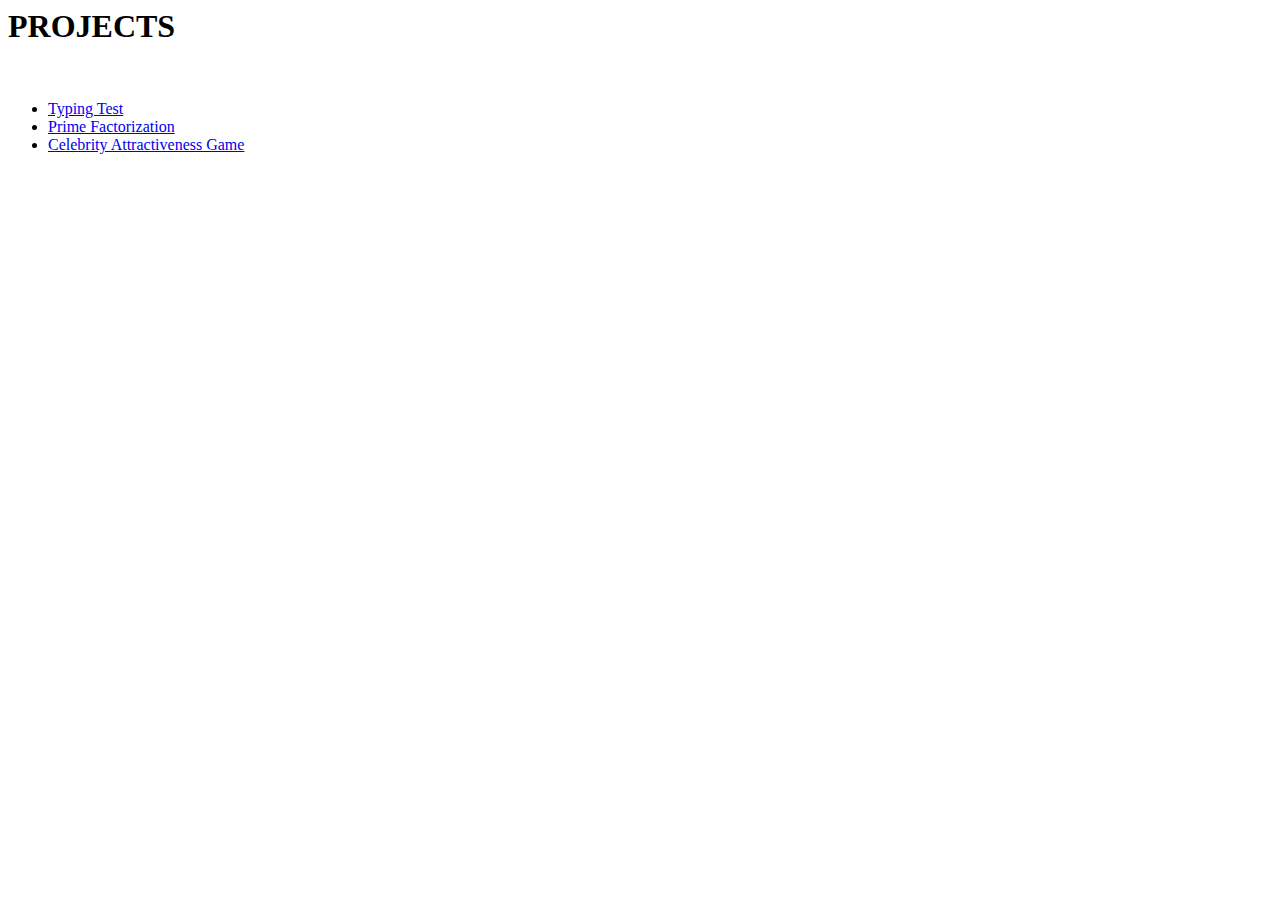
<file: index.html>
<html>
    <head></head>
    <body>
        <h1>PROJECTS</h1>
        <br>
        <ul>
            <li><a href="typing_test/index.html">Typing Test</a></li>
            <li><a href="prime_factorization/index.html">Prime Factorization</a></li>
            <li><a href="game/index.html">Celebrity Attractiveness Game</a></li>
        </ul>
    </body>
</html>
</file>
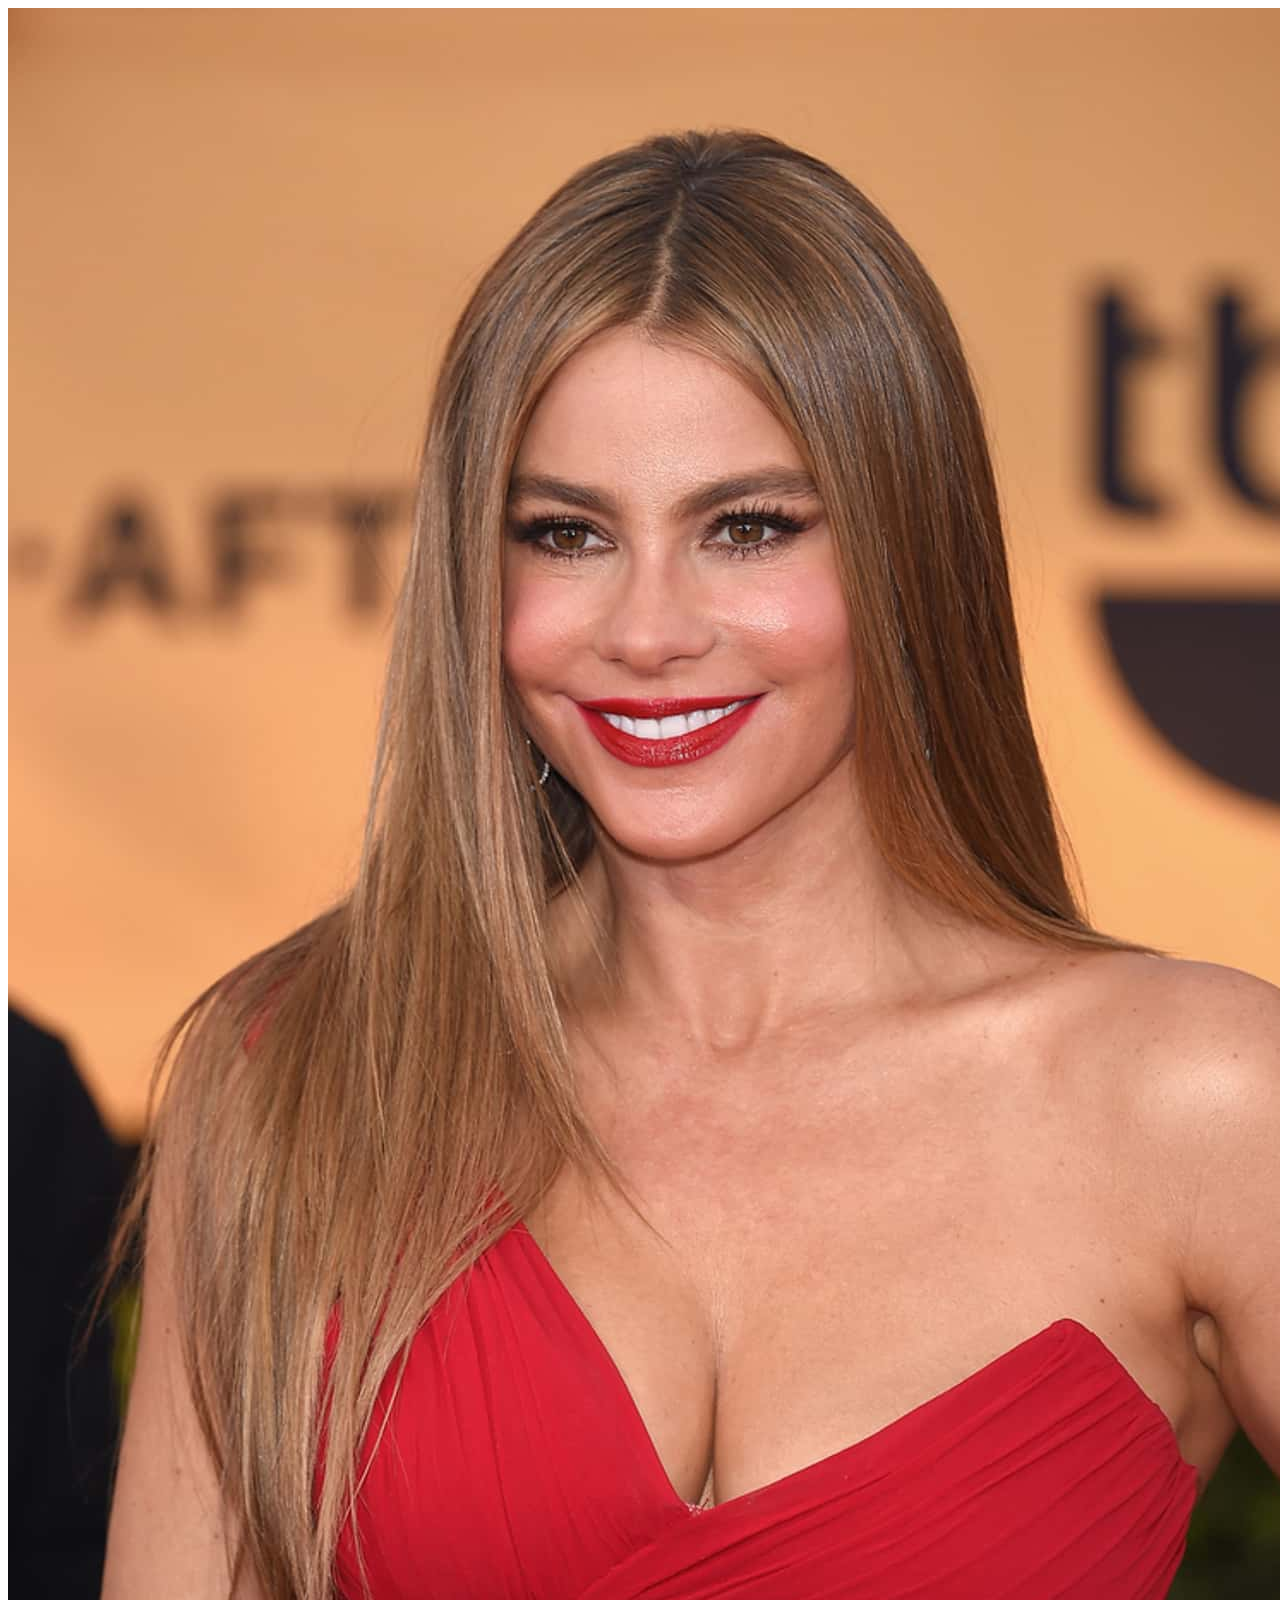
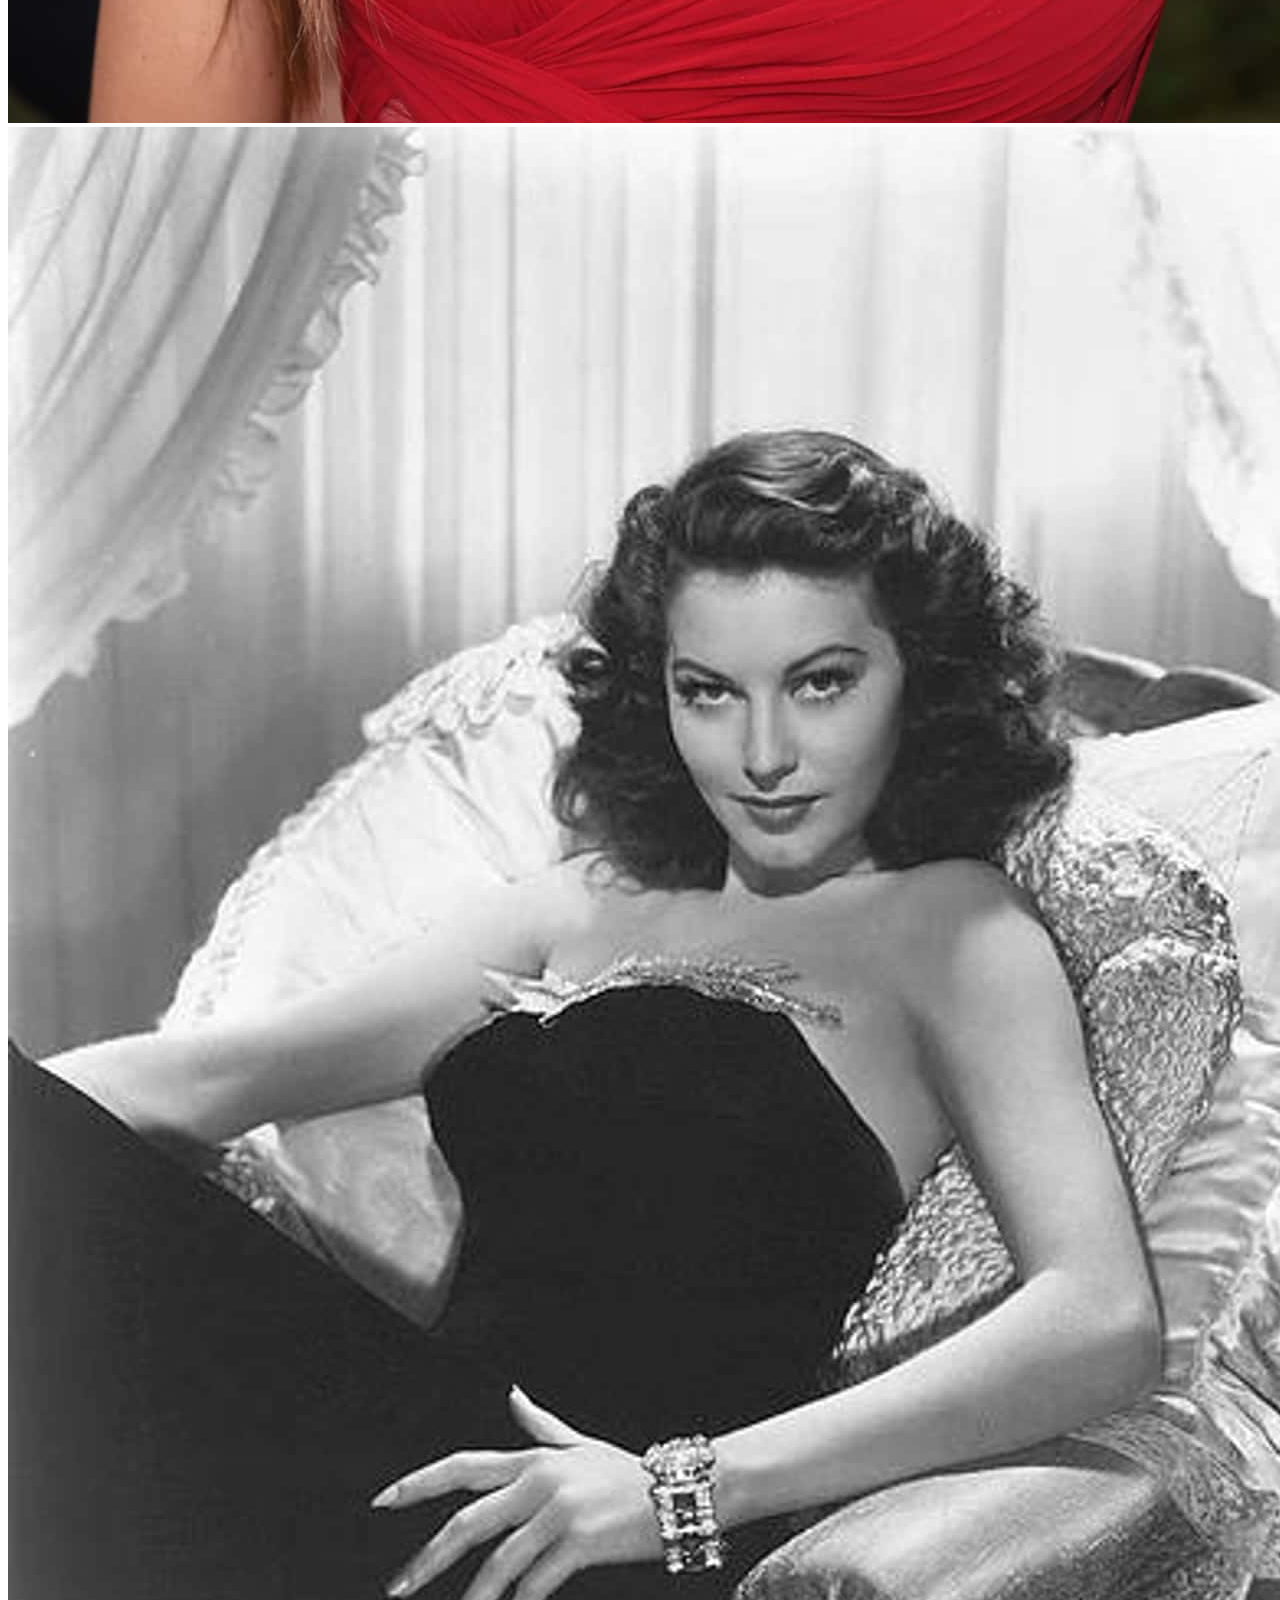
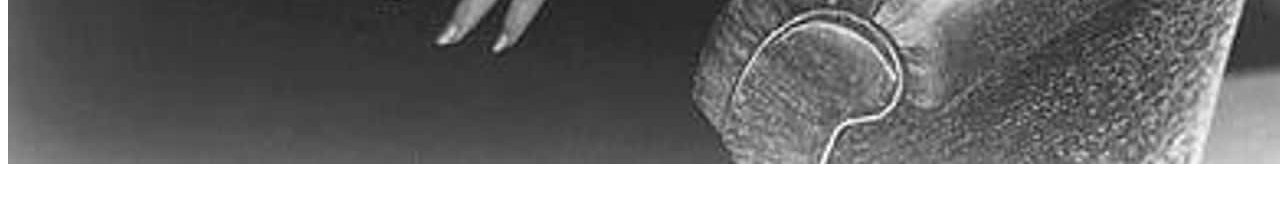
<file: game/index.html>
<!DOCTYPE html>
<html lang="en">
<head>
    <meta charset="UTF-8">
    <meta http-equiv="X-UA-Compatible" content="IE=edge">
    <meta name="viewport" content="width=device-width, initial-scale=1.0">
    <title>Celebrity Game</title>
    <style>
        #pairs, #ranking {
            text-align: center;
        }
        img {
            height: 200px
            width: 100px
        }
    </style>
</head>
<body>
    <div id="pairs">
        <img id="img1" onClick="rank(true);"></img>
        <img id="img2" onClick="rank(false);"></img>
    </div>
    <br>
    <br>
    <div id="ranking">
        
    </div>
</body>
<script>
    var n;
    var i;
    var numPics = 31;
    var rankings = new Array(numPics).fill(1);

    function generatePictures() {
        n = Math.floor(Math.random() * numPics) + 1;
        document.getElementById("img1").setAttribute("src", n + ".jpg")
        i = Math.floor(Math.random() * numPics) + 1;
        while(i == n) {
            i = Math.floor(Math.random() * numPics) + 1;
        }
        document.getElementById("img2").setAttribute("src", i + ".jpg");
    }

    function rank(first) {
        if(first) {
            rankings[n - 1] += rankings[i - 1]/rankings[n - 1];
        }else{
            rankings[i - 1] += rankings[n - 1]/rankings[i - 1];
        }

        temp = [...rankings]
        sorted_rankings = sort(rankings);

        document.getElementById("ranking").innerHTML = "";

        for(var j = 0; j < sorted_rankings.length; j++) {
            for(var k = 0; k < temp.length; k++) {
                if(sorted_rankings[j] == temp[k]) {
                    temp[k] = 0;
                    document.getElementById("ranking").innerHTML += "<img src='" + (k + 1) + ".jpg'></img><br><h1>Score: " + sorted_rankings[j] + "</h1><br>";
                }
            }
        }

        generatePictures();
    }

    function sort(array) {
        var out = [...array];
        for(var i = 0; i < out.length; i++) {
            for(var j = 0; j < out.length; j++) {
                if(i < j && out[j] > out[i]) {
                    var temp = out[i];
                    out[i] = out[j];
                    out[j] = temp;
                }
            }
        }
        return out;
    }

    generatePictures()
</script>
</html>
</file>
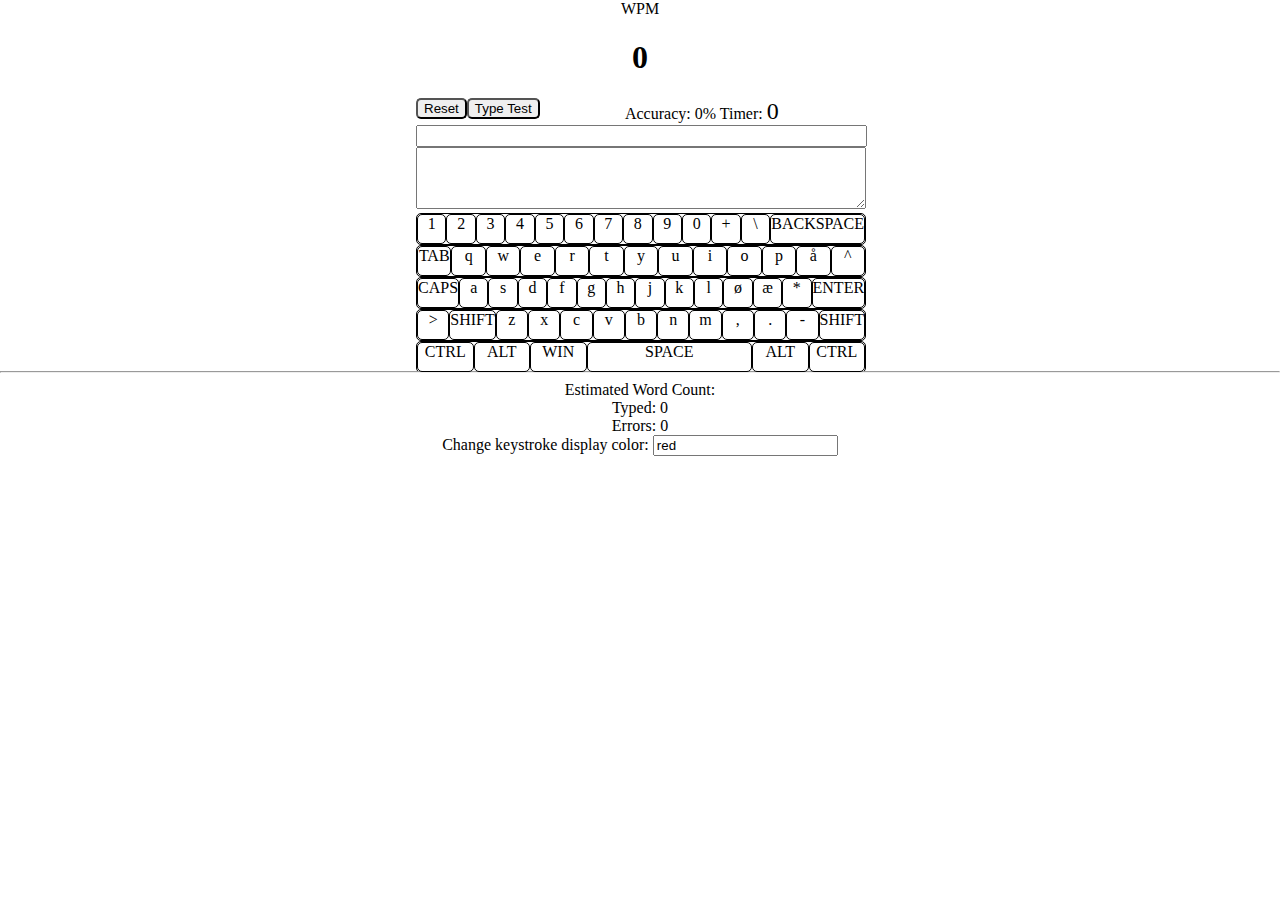
<file: typing_test/index.html>
<!DOCTYPE html>
<html lang="en">
<head>
    <link rel="stylesheet" href="keyboard.css">
    <meta charset="UTF-8">
    <meta http-equiv="X-UA-Compatible" content="IE=edge">
    <meta name="viewport" content="width=device-width, initial-scale=1.0">
    <title>Document</title>
</head>
<body>
    
  
        
        
  
    WPM<h1 id="WPM">0</h1>
    <div class="container">
        Accuracy: <span id="accuracy">0%</span>
       
        <span>Timer:</span> <span id="clock">0</span>
        <button id="restart" onclick=restart()>Reset</button>
        <button id="type-test" onclick=typeTest()>Type Test</button>
        
        <br>
        <input type="text"id="type-array">
        <textarea name="" id="textarea" ></textarea>

      <div class="mainframe">
        <div class="row-one">
            <div class="item" id="1">1</div>
            <div class="item" id="2">2</div>
            <div class="item"id="3">3</div>
            <div class="item"id="4">4</div>
            <div class="item"id="5">5</div>
            <div class="item"id="6">6</div>
            <div class="item"id="7">7</div>
            <div class="item"id="8">8</div>
            <div class="item"id="9">9</div>
            <div class="div"id="0">0</div>
            <div class="item" id="plus">+</div>
            <div class="item" id="slash">\</div>
            <div class="item" id="backspace">BACKSPACE</div>
    </div>
    <div class="row-two">
        <div class="item" id="tab">TAB</div>
        <div class="item" id="q">q</div>
        <div class="item"id="w">w</div>
        <div class="item" id="e">e</div>
        <div class="item" id="r">r</div>
        <div class="item" id="t">t</div>
        <div class="item" id="y">y</div>
        <div class="item" id="u">u</div>
        <div class="item"id="i">i</div>
        <div class="div"id="o">o</div>
        <div class="div"id="p">p</div>
        <div class="div"id="å">å</div>
        <div class="div"id="up">^</div>
    </div>
    <div class="row-three">
        <div class="item"id="caps">CAPS</div>
        <div class="item"id="a">a</div>
        <div class="item"id="s">s</div>
        <div class="item"id="d">d</div>
        <div class="item"id="f">f</div>
        <div class="item"id="g">g</div>
        <div class="item"id="h">h</div>
        <div class="item"id="j">j</div>
        <div class="item"id="k">k</div>
        <div class="item"id="l">l</div>
        <div class="item" id="ø">ø</div>
        <div class="item"id="æ">æ</div>
        <div class="item"id="*">*</div>
        <div class="item" id="enter">ENTER</div> </div>
    <div class="row-four">
        <div class="item" id="arrow">></div>
        <div class="item"id="l-shift">SHIFT</div>
        <div class="item"id="z">z</div>
        <div class="item"id="x">x</div>
        <div class="item"id="c">c</div>
        <div class="item"id="v">v</div>
        <div class="item"id="b">b</div>
        <div class="item"id="n">n</div>
        <div class="item"id="m">m</div>
        <div class="item"id="comma">,</div>
        <div class="item"id="dot">.</div>
        <div class="item"id="-">-</div>
        <div class="item"id="r-shift">SHIFT</div>
        
    </div> 

    <div class="row-five">
        <div class="item"id="l-ctrl">CTRL</div>
        <div class="item"id="l-alt">ALT</div>
        <div class="item"id="win">WIN</div>
        <div class="item"id="space">SPACE</div>
        <div class="item"id="r-alt">ALT</div>
        <div class="item"id="r-ctrl">CTRL</div> 
    </div>
    
        
        
</div>

    
    </div>
    
      </div>
      
    <hr>
    Estimated Word Count: <span id="words"></span><br>
    Typed: <span id="typed">0</span><br>
    Errors: <span id="error">0</span><br>
    Change keystroke display color: <input type="text"placeholder="red"id="colorPick"value="red">
    <script src="keyboard.js"></script>
</body>
</html>
</file>
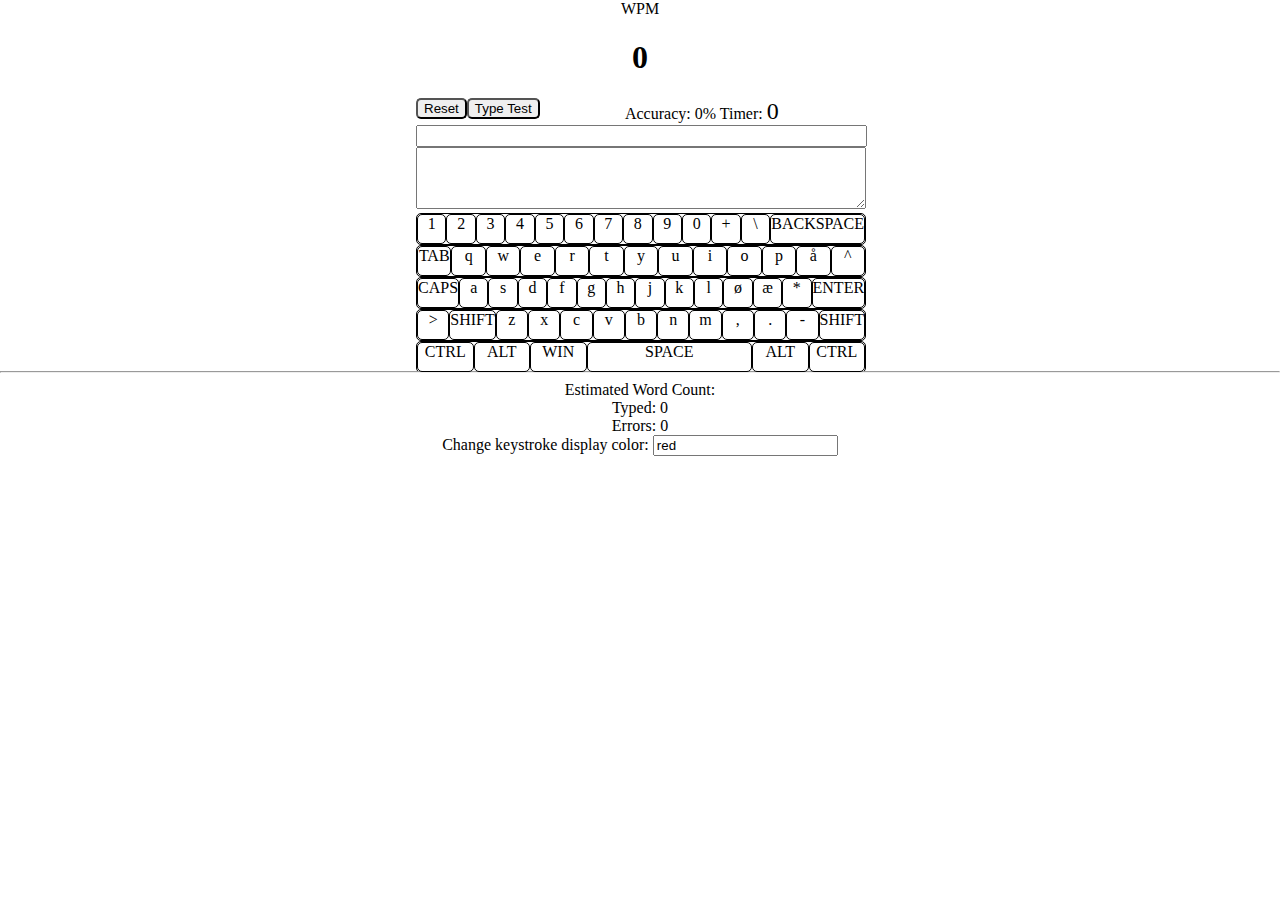
<file: keyboard.html>
<!DOCTYPE html>
<html lang="en">
<head>
    <link rel="stylesheet" href="keyboard.css">
    <meta charset="UTF-8">
    <meta http-equiv="X-UA-Compatible" content="IE=edge">
    <meta name="viewport" content="width=device-width, initial-scale=1.0">
    <title>Document</title>
</head>
<body>
    
  
        
        
  
    WPM<h1 id="WPM">0</h1>
    <div class="container">
        Accuracy: <span id="accuracy">0%</span>
       
        <span>Timer:</span> <span id="clock">0</span>
        <button id="restart" onclick=restart()>Reset</button>
        <button id="type-test" onclick=typeTest()>Type Test</button>
        
        <br>
        <input type="text"id="type-array">
        <textarea name="" id="textarea" ></textarea>

      <div class="mainframe">
        <div class="row-one">
            <div class="item" id="1">1</div>
            <div class="item" id="2">2</div>
            <div class="item"id="3">3</div>
            <div class="item"id="4">4</div>
            <div class="item"id="5">5</div>
            <div class="item"id="6">6</div>
            <div class="item"id="7">7</div>
            <div class="item"id="8">8</div>
            <div class="item"id="9">9</div>
            <div class="div"id="0">0</div>
            <div class="item" id="plus">+</div>
            <div class="item" id="slash">\</div>
            <div class="item" id="backspace">BACKSPACE</div>
    </div>
    <div class="row-two">
        <div class="item" id="tab">TAB</div>
        <div class="item" id="q">q</div>
        <div class="item"id="w">w</div>
        <div class="item" id="e">e</div>
        <div class="item" id="r">r</div>
        <div class="item" id="t">t</div>
        <div class="item" id="y">y</div>
        <div class="item" id="u">u</div>
        <div class="item"id="i">i</div>
        <div class="div"id="o">o</div>
        <div class="div"id="p">p</div>
        <div class="div"id="å">å</div>
        <div class="div"id="up">^</div>
    </div>
    <div class="row-three">
        <div class="item"id="caps">CAPS</div>
        <div class="item"id="a">a</div>
        <div class="item"id="s">s</div>
        <div class="item"id="d">d</div>
        <div class="item"id="f">f</div>
        <div class="item"id="g">g</div>
        <div class="item"id="h">h</div>
        <div class="item"id="j">j</div>
        <div class="item"id="k">k</div>
        <div class="item"id="l">l</div>
        <div class="item" id="ø">ø</div>
        <div class="item"id="æ">æ</div>
        <div class="item"id="*">*</div>
        <div class="item" id="enter">ENTER</div> </div>
    <div class="row-four">
        <div class="item" id="arrow">></div>
        <div class="item"id="l-shift">SHIFT</div>
        <div class="item"id="z">z</div>
        <div class="item"id="x">x</div>
        <div class="item"id="c">c</div>
        <div class="item"id="v">v</div>
        <div class="item"id="b">b</div>
        <div class="item"id="n">n</div>
        <div class="item"id="m">m</div>
        <div class="item"id="comma">,</div>
        <div class="item"id="dot">.</div>
        <div class="item"id="-">-</div>
        <div class="item"id="r-shift">SHIFT</div>
        
    </div> 

    <div class="row-five">
        <div class="item"id="l-ctrl">CTRL</div>
        <div class="item"id="l-alt">ALT</div>
        <div class="item"id="win">WIN</div>
        <div class="item"id="space">SPACE</div>
        <div class="item"id="r-alt">ALT</div>
        <div class="item"id="r-ctrl">CTRL</div> 
    </div>
    
        
        
</div>

    
    </div>
    
      </div>
      
    <hr>
    Estimated Word Count: <span id="words"></span><br>
    Typed: <span id="typed">0</span><br>
    Errors: <span id="error">0</span><br>
    Change keystroke display color: <input type="text"placeholder="red"id="colorPick"value="red">
    <script src="keyboard.js"></script>
</body>
</html>
</file>
<file: typing_test/keyboard.css>
body{
    min-height: 100vh;
    width: 100%;
    height: 100%;
    margin: 0;
    align-items: center;
    flex-wrap: wrap;
    text-align: center;
    font-style: arial;
    background-color: white;
    color: black;

}
.mainframe{
    height: 150px;
    margin: 0;
    padding: 0;
}
.container{
    

    border: 0px solid black;
    height: 100%;
    height: 100%;
    align-items: center;
    justify-content: center;
    margin: 0 auto;
    color: black;
    width: 35%;
    
    
    

    
    
}
.row-one{
    display: flex;
    width: 100%; 
    border: 1px solid black;height: 20%;
}
.row-one>div{
    flex: 1;
    border: 1px solid black;
}
.row-two{
    width: 100%;
    display: flex;
    border: 1px solid black;height: 20%;
}
.row-two>div{
    flex: 1;
    border: 1px solid black;
}
.row-three{
    width: 100%;
    display: flex;
    border: 1px solid black;height: 20%;
}
.row-three>div{
    flex: 1;
    border: 1px solid black;
}

.row-four{
    width: 100%;
    display: flex;
    border: 1px solid black;height: 20%;
}
.row-four>div{
    flex: 1;
    border: 1px solid black;
}
#clock{
    font-size: 1.5rem;
}
.row-five{
    width: 100%;
    display: flex;
    border: 1px solid black;
    height: 20%;
}
.row-five>div{
    flex: 1;
    
    border: 1px solid black;
}

    
   .options{
       background-color: pink;
       border: 2px solid black;
       height: 25vh;
       width: 20%;
       float: left;
       flex-wrap: wrap;
       display: flex;
       flex: 1;
       position: absolute;
       bottom: 61.7%;
       left: 12.3%;
       
    }
    

#space{
    flex: 3;
    order: 0;
}
select{
    float: right;
    margin: 0;
    padding: 0;
    height: 1.3rem;
    border-radius: 5px;
    border: 2px solid black;
}
#textarea{
    color: black;
    width: 99.2%;
    height: 95%;
    font-size: 1.5rem;
    text-align:justify;
    font-family: sans-serif;
    
    
}
#type-array{
    width: 98.9%;
    font-family: Georgia, 'Times New Roman', Times, serif;
}
div{
    
    border-radius: 5px;

}
button{
    border-radius: 5px;
    float: left;
}
span{
    
}
</file>
<file: keyboard.css>
body{
    min-height: 100vh;
    width: 100%;
    height: 100%;
    margin: 0;
    align-items: center;
    flex-wrap: wrap;
    text-align: center;
    font-style: arial;
    background-color: white;
    color: black;

}
.mainframe{
    height: 150px;
    margin: 0;
    padding: 0;
}
.container{
    

    border: 0px solid black;
    height: 100%;
    height: 100%;
    align-items: center;
    justify-content: center;
    margin: 0 auto;
    color: black;
    width: 35%;
    
    
    

    
    
}
.row-one{
    display: flex;
    width: 100%; 
    border: 1px solid black;height: 20%;
}
.row-one>div{
    flex: 1;
    border: 1px solid black;
}
.row-two{
    width: 100%;
    display: flex;
    border: 1px solid black;height: 20%;
}
.row-two>div{
    flex: 1;
    border: 1px solid black;
}
.row-three{
    width: 100%;
    display: flex;
    border: 1px solid black;height: 20%;
}
.row-three>div{
    flex: 1;
    border: 1px solid black;
}

.row-four{
    width: 100%;
    display: flex;
    border: 1px solid black;height: 20%;
}
.row-four>div{
    flex: 1;
    border: 1px solid black;
}
#clock{
    font-size: 1.5rem;
}
.row-five{
    width: 100%;
    display: flex;
    border: 1px solid black;
    height: 20%;
}
.row-five>div{
    flex: 1;
    
    border: 1px solid black;
}

    
   .options{
       background-color: pink;
       border: 2px solid black;
       height: 25vh;
       width: 20%;
       float: left;
       flex-wrap: wrap;
       display: flex;
       flex: 1;
       position: absolute;
       bottom: 61.7%;
       left: 12.3%;
       
    }
    

#space{
    flex: 3;
    order: 0;
}
select{
    float: right;
    margin: 0;
    padding: 0;
    height: 1.3rem;
    border-radius: 5px;
    border: 2px solid black;
}
#textarea{
    color: black;
    width: 99.2%;
    height: 95%;
    font-size: 1.5rem;
    text-align:justify;
    font-family: sans-serif;
    
    
}
#type-array{
    width: 98.9%;
    font-family: Georgia, 'Times New Roman', Times, serif;
}
div{
    
    border-radius: 5px;

}
button{
    border-radius: 5px;
    float: left;
}
span{
    
}
</file>
